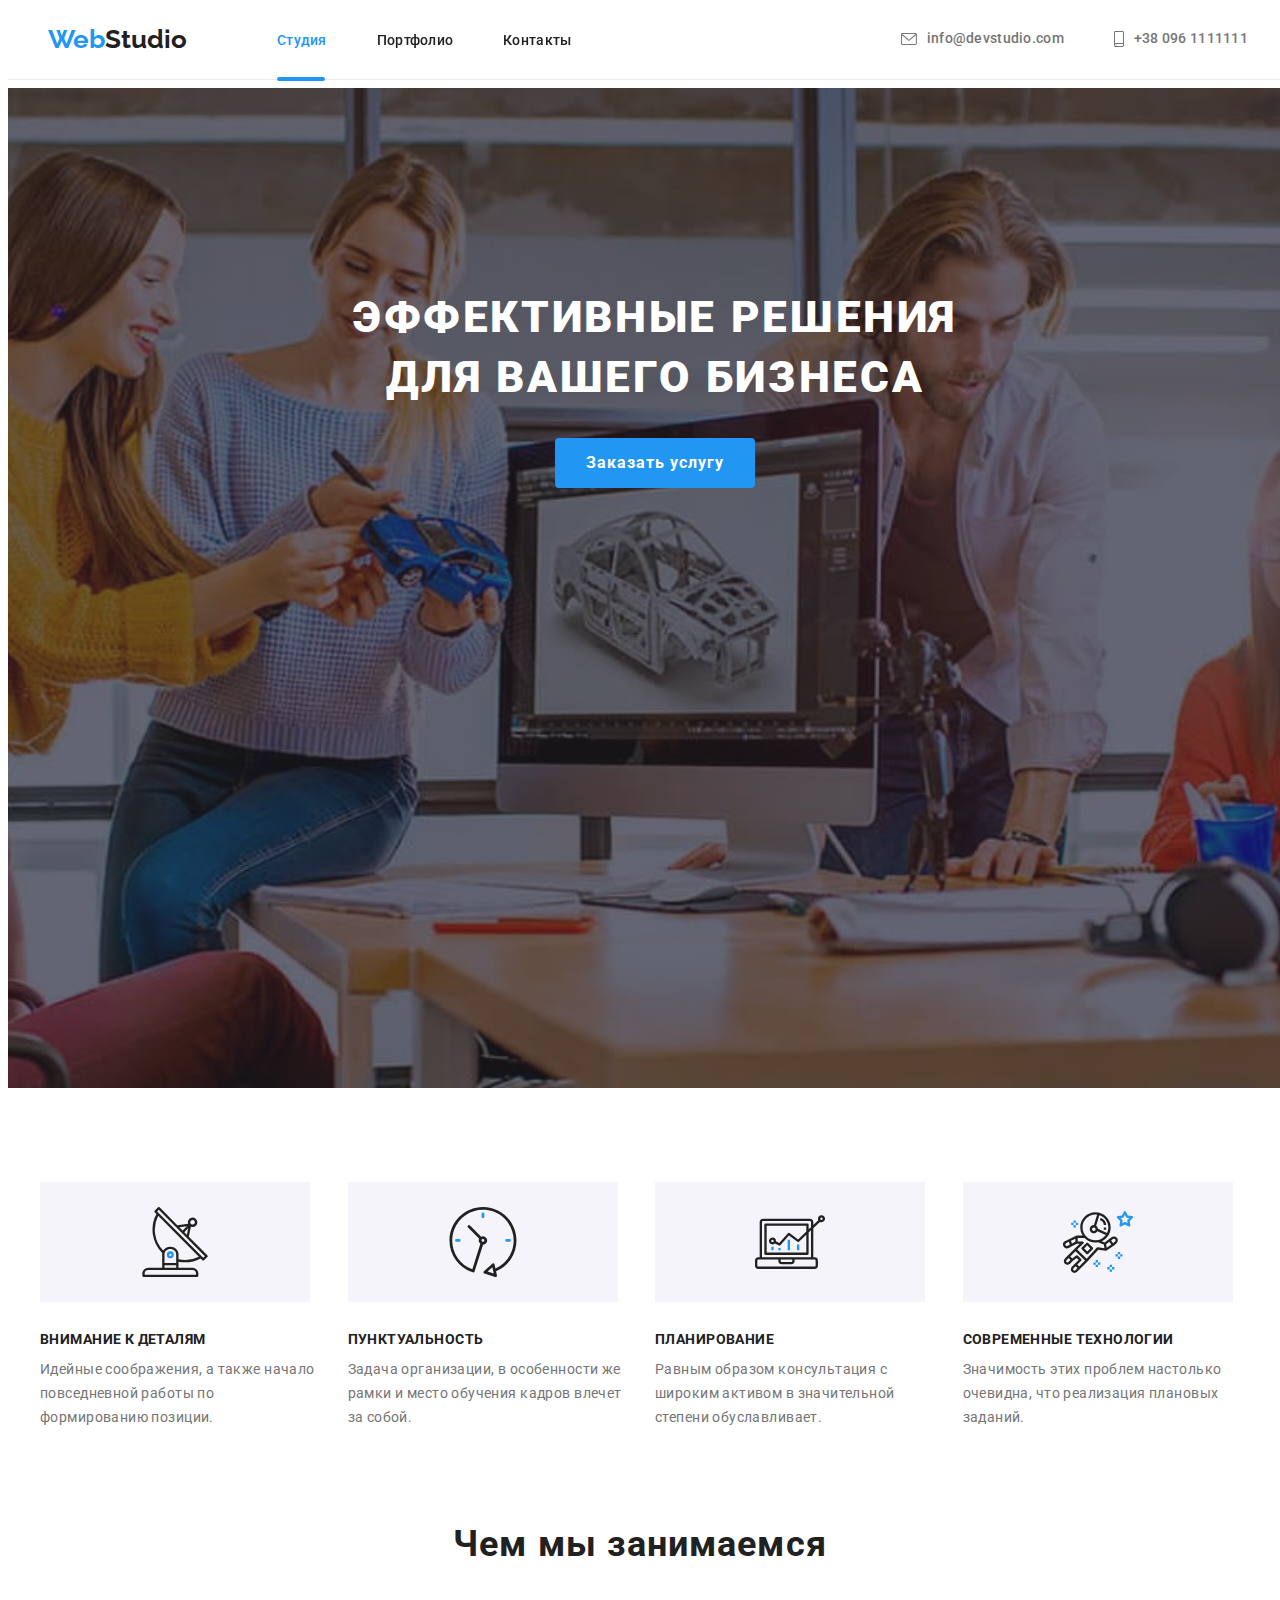
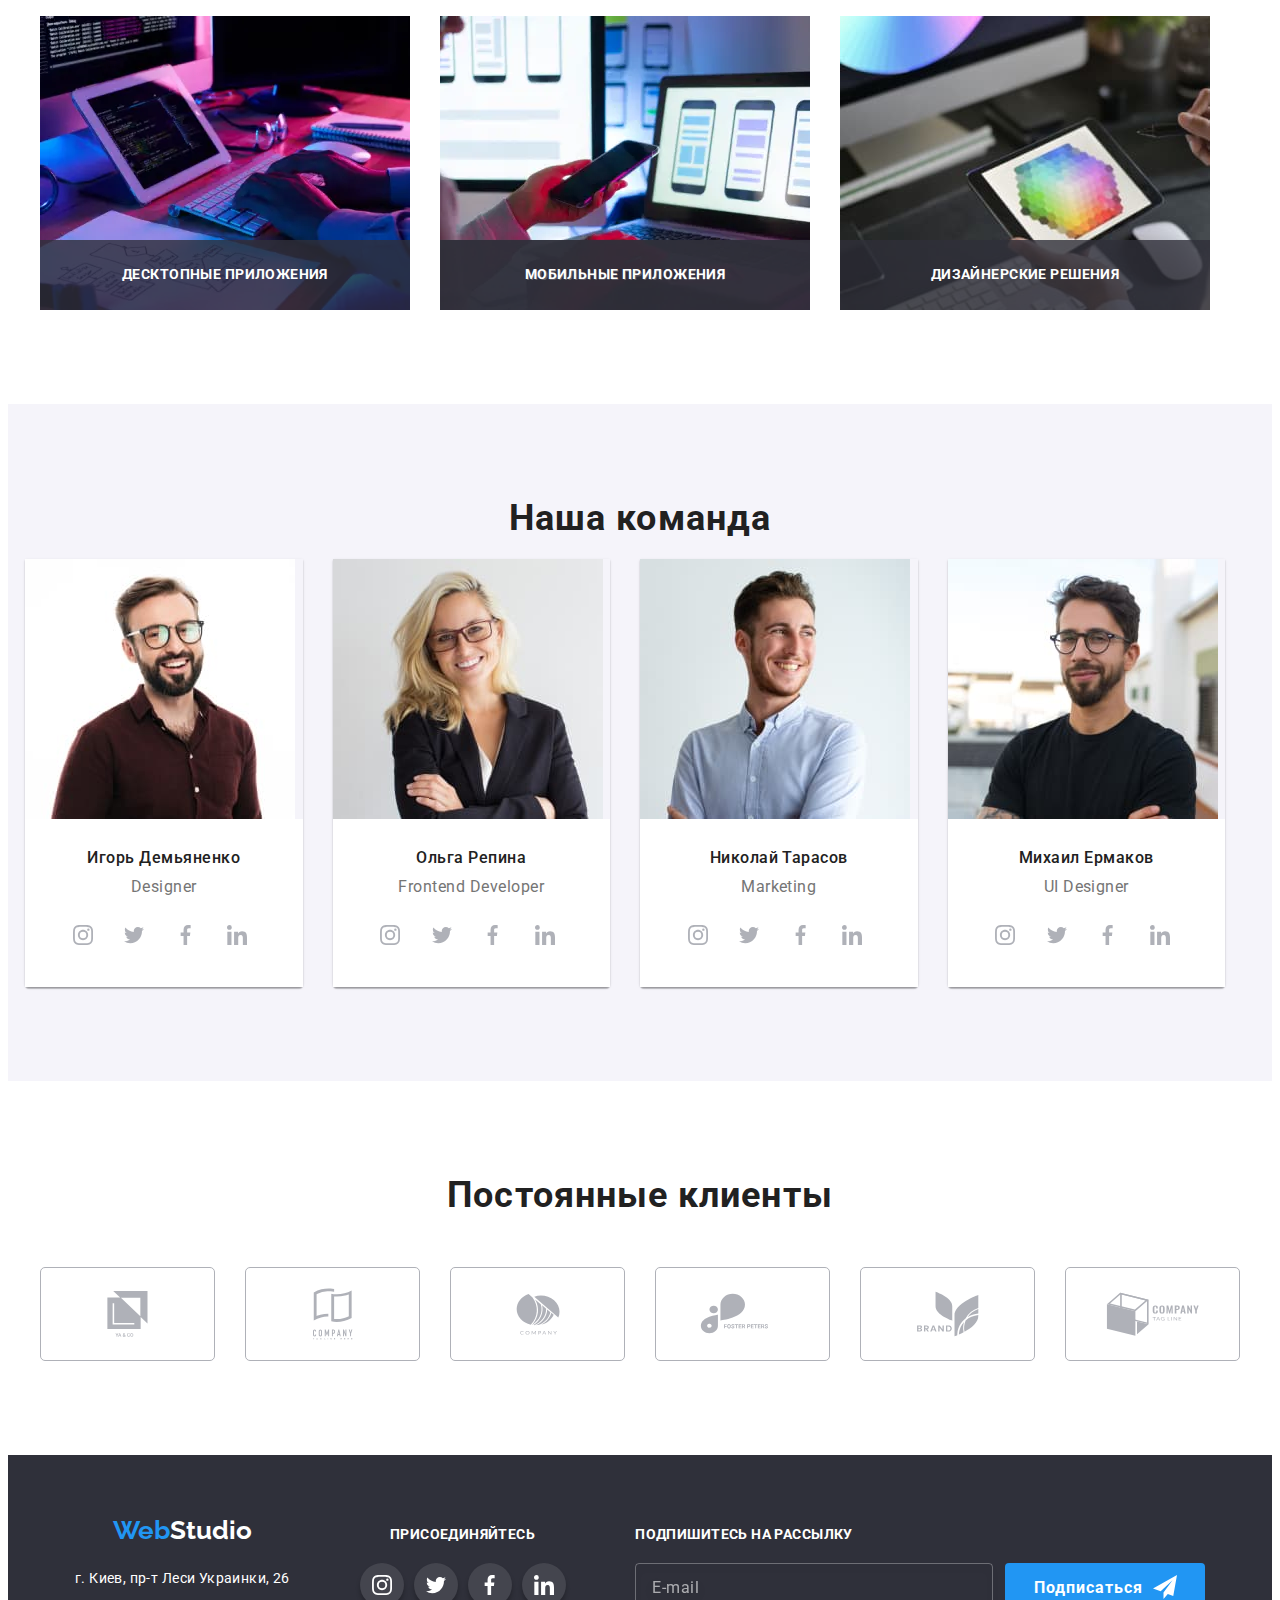
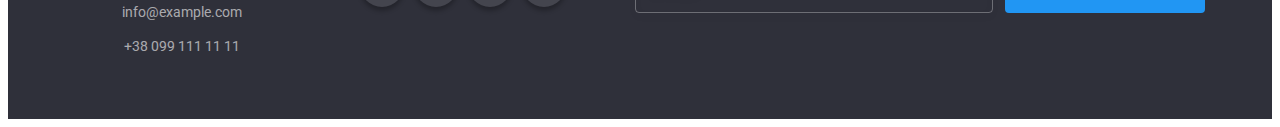
<file: index.html>
<!DOCTYPE html>
<html lang="ru">

<head>
  <meta charset="utf-8" />
  <meta name="webstudio" content="IE=edge" />
  <meta name="viewport" content="width=device-width, initial-scale=1.0">
  <title>Web Studio</title>
  <link rel="preconnect" href="https://fonts.gstatic.com">
  <link href="https://fonts.googleapis.com/css2?family=Raleway:wght@700&family=Roboto:wght@400;500;700;900&display=swap"
    rel="stylesheet">
  <link rel="stylesheet" href="https://cdnjs.cloudflare.com/ajax/libs/modern-normalize/1.0.0/modern-normalize.min.css"
    integrity="sha512-ISS7cAi1PEhQ8jnbJpJZMd29NlhNj4AWYyLOSp2CE/CsHxTCu+r+t0D2yoJudVrd0/8fTVPUVDzY5Tvli75u/g=="
    crossorigin="anonymous" />
  <link rel="stylesheet" href="https://cdnjs.cloudflare.com/ajax/libs/animate.css/4.1.1/animate.min.css" />
  <link rel="stylesheet" href="css/main.min.css">
</head>

<body>
  <header class="border">
    <div class="header-container">
      <nav class="nav">
        <a class="logo animate__flipInX" href="./index.html">Web<span class="logo--accent">Studio</span></a>
        <ul class="nav__list">
          <li class="nav__item"><a href="./index.html" class="nav__link current">Студия</a></li>
          <li class="nav__item"><a href="./portfolio.html" class="nav__link">Портфолио</a></li>
          <li class="nav__item"><a href="#contact" class="nav__link">Контакты</a></li>
        </ul>
      </nav>
      <button type="button" class="header-menu__btn" data-menu-button>
        <svg class="header-menu__btn-icon" width="40" height="40">
          <use href="./image/symbol-omg3.svg#burger"></use>
        </svg>
      </button>


      <ul class="contacts">
        <li class="contacts__item">
          <a class="contacts__link" href="mailto:info@devstudio.com" target="_blank" rel="noreferrer noopener">
            <svg class="contacts__icon" width="16" height="12">
              <use href="./image/symbol-omg2.svg#icon-envelope"></use>
            </svg>info@devstudio.com</a>
        </li>
        <li class="contacts__item">
          <a class="contacts__link" href="tel:+380961111111" target="_blank" rel="noreferrer noopener">
            <svg class="contacts__icon" width="10" height="16">
              <use href="./image/symbol-omg2.svg#icon-smartphone"></use>
            </svg>+38 096 1111111</a>
        </li>
      </ul>
    </div>

    <!-- mobile menu -->

    <div class="mobile-menu" data-menu>
      <div class="mobile-menu__container">
        <button type="button" class="mobile-menu__close-btn" data-menu-close>
          <svg class="mobile-menu__close-btn__icon" width="40" height="40">
            <use href="./image/symbol-omg3.svg#close-black"></use>
          </svg></button>

        <ul class="mobile-menu__nav">
          <li class="mobile-menu__item"><a href="./index.html" class="mobile-menu__link link accent">Студия</a></li>
          <li class="mobile-menu__item"><a href="./portfolio.html" class="mobile-menu__link link">Портфолио</a></li>
          <li class="mobile-menu__item"><a href="#" class="mobile-menu__link link">Контакты</a></li>
        </ul>

        <ul class="mobile-menu__contacts">
          <li class="mobile-menu__contacts-item"><a href="tel:+380961111111"
              class="mobile-menu__contacts-link-tel link">+38
              096 111 11 11</a>
          </li>
          <li class="mobile-menu__contacts-item"><a href="mailto:info@devstudio.com"
              class="mobile-menu__contacts-link-mail link">info@devstudio.com</a>
          </li>
        </ul>

        <ul class="mobile-menu__social-links-list">
          <li class="mobile-menu__social-links-item"><a href="" class="mobile-menu__social-links link">Instagram</a>
          </li>
          <li class="mobile-menu__social-links-item"><a href="" class="mobile-menu__social-links link">Twitter</a></li>
          <li class="mobile-menu__social-links-item"><a href="" class="mobile-menu__social-links link">Facebook</a></li>
          <li class="mobile-menu__social-links-item"><a href="" class="mobile-menu__social-links link">LinkedIn</a></li>
        </ul>
      </div>
    </div>
  </header>

  <main>
    <!-- !HEro-->
    <section class="hero">
      <h1 class="hero__heading">Эффективные решения<br>для вашего бизнеса</h1>
      <button type="button" class="hero__button" data-modal-open>Заказать услугу</button>
    </section>

    <!--!FEATURES-->
    <section class="features section">
      <div class="container">
        <h2 class="visually-hidden">Наши особенности</h2>
        <ul class="features__list">
          <li class="features__item">
            <div class="features__box">
              <svg class="features__icon">
                <use href="./image/symbol-omg3.svg#antenna"></use>
              </svg>
            </div>
            <h3 class="features__headings">Внимание к деталям</h3>
            <p class="features__paragraphs">
              Идейные соображения, а также начало повседневной работы по формированию позиции.
            </p>
          </li>
          <li class="features__item">
            <div class="features__box">
              <svg class="features__icon">
                <use href="./image/symbol-omg3.svg#clock"></use>
              </svg>
            </div>
            <h3 class="features__headings">Пунктуальность</h3>
            <p class="features__paragraphs">
              Задача организации, в особенности же рамки и место обучения кадров влечет за собой.
            </p>
          </li>
          <li class="features__item">
            <div class="features__box">
              <svg class="features__icon">
                <use href="./image/symbol-omg3.svg#diagram"></use>
              </svg>
            </div>
            <h3 class="features__headings">Планирование</h3>
            <p class="features__paragraphs">
              Равным образом консультация c широким активом в значительной степени обуславливает.
            </p>
          </li>
          <li class="features__item">
            <div class="features__box">
              <svg class="features__icon">
                <use href="./image/symbol-omg3.svg#astronaut"></use>
              </svg>
            </div>
            <h3 class="features__headings">Современные технологии</h3>
            <p class="features__paragraphs">
              Значимость этих проблем настолько очевидна, что реализация плановых заданий.
            </p>
          </li>
        </ul>
      </div>
    </section>

    <!-- !OUR-TASKS -->
    <section class="tasks">
      <div class="tasks__container">
        <h2 class="tasks__heading">Чем мы занимаемся</h2>
        <ul class="tasks__list">
          <li class="tasks__item">
            <div class="tasks__thumb">
              <picture>
                <source srcset="./image/about/appdesk.webp 1x, ./image/about/appdesk@2x.webp 2x"
                  media="(min-width:1200px)" type="image/webp">
                <source srcset="./image/about/appdesk.jpg 1x, ./image/about/appdesk@2x.jpg 2x"
                  media="(min-wdith:1200px)">
                <img src=" #" alt="разработка">
              </picture>
              <div class="tasks__text">
                Десктопные приложения
              </div>
            </div>
          </li>
          <li class="tasks__item">
            <div class="tasks__thumb">
              <picture>
                <source srcset="./image/about/appmob.webp 1x, ./image/about/appmob@2x.webp 2x"
                  media="(min-width:1200px)" type="image/webp">
                <source srcset="./image/about/appmob.jpg 1x, ./image/about/appmob@2x.jpg 2x" media="(min-width:1200px)">
                <img src="#" alt="оптимизация">
              </picture>
              <div class="tasks__text">
                Мобильные приложения
              </div>
            </div>
          </li>
          <li class="tasks__item">
            <div class="tasks__thumb">
              <picture>
                <source srcset="./image/about/design.jpg 1x, ./image/about/design@2x.jpg 2x" media="(min-width:1200px)">
                <img src=" #" alt="разработка">
              </picture>
              <div class="tasks__text">
                Дизайнерские решения
              </div>
            </div>
          </li>
        </ul>
      </div>
    </section>

    <!--!OUR-TEAM-->
    <section class="staff">
      <div class="staff__container">
        <h2 class="staff__heading">Наша команда</h2>
        <ul class="staff__list">
          <li class="staff__item">
            <picture>
              <source srcset="./image/staff/igor/igor-pc.jpg 1x, ./image/staff/igor/igor-pc@2x.jpg 2x"
                media="(min-width:1200px)">
              <source srcset="./image/staff/igor/igor-tab.jpg 1x, ./image/staff/igor/igor-tab@2x.jpg 2x"
                media="(min-width:768px)">
              <source srcset="./image/staff/igor/igor-mob.jpg 1x, ./image/staff/igor/igor-mob@2x.jpg 2x"
                media="(max-width: 767px)">
              <img class="staff__image" src="./image/igor.jpg" alt="игорь">
            </picture>
            <div class="staff__card">
              <h3 class="staff__names">Игорь Демьяненко </h3>
              <p class="staff__positions">Designer </p>
              <div class="social-network">
                <ul class="social-network__list">
                  <li class="social-network__item">
                    <a class="social-network__link" href="https://www.instagram.com/?hl=ru" target="_blank"
                      rel="noreferrer noopener" aria-label="Instagram">
                      <svg class="social-network__icon">
                        <use href="./image/symbol-omg.svg#icon-instagram"></use>
                      </svg>
                    </a>
                  </li>
                  <li class="social-network__item">
                    <a class="social-network__link" href="https://twitter.com/?lang=ru" target="_blank"
                      rel="noreferrer noopener" aria-label="twitter">
                      <svg class="social-network__icon">
                        <use href="./image/symbol-omg.svg#icon-twitter"></use>
                      </svg>
                    </a>
                  </li>
                  <li class="social-network__item">
                    <a class="social-network__link" href="https://www.facebook.com/" target="_blank"
                      rel="noreferrer noopener" aria-label="Facebook">
                      <svg class="social-network__icon">
                        <use href="./image/symbol-omg.svg#icon-facebook"></use>
                      </svg>
                    </a>
                  </li>
                  <li class="social-network__item">
                    <a class="social-network__link" href="https://ru.linkedin.com/" target="_blank"
                      rel="noreferrer noopener" aria-label="linkedin">
                      <svg class="social-network__icon">
                        <use href="./image/symbol-omg.svg#icon-linkedin"></use>
                      </svg>
                    </a>
                  </li>
                </ul>
              </div>
            </div>
          </li>

          <li class="staff__item">
            <picture>
              <source srcset="./image/staff/olga/olga-pc.jpg 1x, ./image/staff/olga/olga-pc@2x.jpg 2x"
                media="(min-width:1200px)">
              <source srcset="./image/staff/olga/olga-tab.jpg 1x, ./image/staff/olga/olga-tab@2x.jpg 2x"
                media="(min-width:768px)">
              <source srcset="./image/staff/olga/olga-mob.jpg 1x, ./image/staff/olga/olga-mob@2x.jpg 2x"
                media="(max-width: 767px)">
              <img class="staff__image" src="./image/olya.jpg" alt="оля">
            </picture>

            <div class="staff__card" id="contact">
              <h3 class="staff__names">Ольга Репина</h3>
              <p class="staff__positions">Frontend Developer</p>
              <div class="social-network">
                <ul class="social-network__list">
                  <li class="social-network__item">
                    <a class="social-network__link " href="https://www.instagram.com/?hl=ru" target="_blank"
                      rel="noreferrer noopener" aria-label="instagram">
                      <svg class="social-network__icon">
                        <use href="./image/symbol-omg.svg#icon-instagram"></use>
                      </svg>
                    </a>
                  </li>
                  <li class="social-network__item">
                    <a class="social-network__link" href="https://twitter.com/?lang=ru" target="_blank"
                      rel="noreferrer noopener" aria-label="twitter">
                      <svg class="social-network__icon">
                        <use href="./image/symbol-omg.svg#icon-twitter"></use>
                      </svg>
                    </a>
                  </li>
                  <li class="social-network__item">
                    <a class="social-network__link">
                      <svg class="social-network__icon">
                        <use href="./image/symbol-omg.svg#icon-facebook"></use>
                      </svg>
                    </a>
                  </li>
                  <li class="social-network__item">
                    <a class="social-network__link" href="https://ru.linkedin.com/" target="_blank"
                      rel="noreferrer noopener" aria-label="linkedin">
                      <svg class="social-network__icon">
                        <use href="./image/symbol-omg.svg#icon-linkedin"></use>
                      </svg>
                    </a>
                  </li>
                </ul>
              </div>
            </div>
          </li>

          <li class="staff__item">
            <picture>
              <source srcset="./image/staff/kola/kola-pc.jpg 1x, ./image/staff/kola/kola-pc@2x.jpg 2x"
                media="(min-width:1200px)">
              <source srcset="./image/staff/kola/kola-tab.jpg 1x, ./image/staff/kola/kola-tab@2x.jpg 2x"
                media="(min-width:768px)">
              <source srcset="./image/staff/kola/kola-mob.jpg 1x, ./image/staff/kola/kola-mob@2x.jpg 2x"
                media="(max-width: 767px)">
              <img class="staff__image" src="./image/kolya.jpg" alt="коля">
            </picture>

            <div class="staff__card">
              <h3 class="staff__names">Николай Тарасов</h3>
              <p class="staff__positions">Marketing</p>
              <div class="social-network">
                <ul class="social-network__list">
                  <li class="social-network__item">
                    <a class="social-network__link " href="https://www.instagram.com/?hl=ru" target="_blank"
                      rel="noreferrer noopener" aria-label="instagram">
                      <svg class="social-network__icon">
                        <use href="./image/symbol-omg.svg#icon-instagram"></use>
                      </svg>
                    </a>
                  </li>
                  <li class="social-network__item">
                    <a class="social-network__link" href="https://twitter.com/?lang=ru" target="_blank"
                      rel="noreferrer noopener" aria-label="twitter">
                      <svg class="social-network__icon">
                        <use href="./image/symbol-omg.svg#icon-twitter"></use>
                      </svg>
                    </a>
                  </li>
                  <li class="social-network__item">
                    <a class="social-network__link" href="">
                      <svg class="social-network__icon">
                        <use href="./image/symbol-omg.svg#icon-facebook"></use>
                      </svg>
                    </a>
                  </li>
                  <li class="social-network__item">
                    <a class="social-network__link" href="https://ru.linkedin.com/" target="_blank"
                      rel="noreferrer noopener" aria-label="twitter">
                      <svg class="social-network__icon">
                        <use href="./image/symbol-omg.svg#icon-linkedin"></use>
                      </svg>
                    </a>
                  </li>
                </ul>
              </div>
            </div>
          </li>

          <li class="staff__item">
            <picture>
              <source srcset="./image/staff/miwa/miwa-pc.jpg 1x, ./image/staff/miwa/miwa-pc@2x.jpg 2x"
                media="(min-width:1200px)">
              <source srcset="./image/staff/miwa/miwa-tab.jpg 1x, ./image/staff/miwa/miwa-tab@2x.jpg 2x"
                media="(min-width:768px)">
              <source srcset="./image/staff/miwa/miwa-mob.jpg 1x, ./image/staff/miwa/miwa-mob@2x.jpg 2x"
                media="(max-width: 767px)">
              <img class="staff__image" src="./image/miwa.jpg" alt="миша">
            </picture>

            <div class="staff__card">
              <h3 class="staff__names">Михаил Ермаков</h3>
              <p class="staff__positions">UI Designer</p>
              <div class="social-network">
                <ul class="social-network__list">
                  <li class="social-network__item">
                    <a class="social-network__link " href="https://www.instagram.com/?hl=ru" target="_blank"
                      rel="noreferrer noopener" aria-label="Instagram">
                      <svg class="social-network__icon">
                        <use href="./image/symbol-omg.svg#icon-instagram"></use>
                      </svg>
                    </a>
                  </li>
                  <li class="social-network__item">
                    <a class="social-network__link" href="">
                      <svg class="social-network__icon">
                        <use href="./image/symbol-omg.svg#icon-twitter"></use>
                      </svg>
                    </a>
                  </li>
                  <li class="social-network__item">
                    <a class="social-network__link" href="">
                      <svg class="social-network__icon">
                        <use href="./image/symbol-omg.svg#icon-facebook"></use>
                      </svg>
                    </a>
                  </li>
                  <li class="social-network__item">
                    <a class="social-network__link" href="">
                      <svg class="social-network__icon">
                        <use href="./image/symbol-omg.svg#icon-linkedin"></use>
                      </svg>
                    </a>
                  </li>
                </ul>
              </div>
            </div>
          </li>
        </ul>
      </div>
    </section>

    <section class="clients">
      <div class="container">
        <h2 class="clients__heading">Постоянные клиенты</h2>
        <ul class="clients__list">
          <li class="clients__item">
            <a class="clients__link" href="">
              <svg class="clients__icon" width="41" height="46">
                <use href="./image/symbol-omg2.svg#icon-c1"></use>
              </svg>
            </a>
          </li>

          <li class="clients__item">
            <a class="clients__link" href="">
              <svg class="clients__icon" width="40" height="52">
                <use href="./image/symbol-omg2.svg#icon-c2"></use>
              </svg>
            </a>
          </li>

          <li class="clients__item">
            <a class="clients__link" href="">
              <svg class="clients__icon" width="44" height="42">
                <use href="./image/symbol-omg2.svg#icon-c3"></use>
              </svg>
            </a>
          </li>

          <li class="clients__item">
            <a class="clients__link" href="">
              <svg class="clients__icon" width="85" height="41">
                <use href="./image/symbol-omg2.svg#icon-c4"></use>
              </svg>
            </a>
          </li>

          <li class="clients__item">
            <a class="clients__link" href="">
              <svg class="clients__icon" width="62" height="46">
                <use href="./image/symbol-omg2.svg#icon-c5"></use>
              </svg>
            </a>
          </li>


          <li class="clients__item">
            <a class="clients__link" href="">
              <svg class="clients__icon" width="94" height="44">
                <use href="./image/symbol-omg2.svg#icon-c6"></use>
              </svg>
            </a>
          </li>
        </ul>
      </div>
    </section>
  </main>


  <!--!BASELINE-->
  <footer class="footer">
    <div class="footer__container">
      <div class="">

        <address>
          <a href="./index.html" class="logo__bottom animate__flipInX">Web<span
              class="logo__bottom--accent">Studio</span></a>
          <p class="location__adress"><a class="location link" href="https://goo.gl/maps/gyJEV5aS9oNLiFQU9">г. Киев,
              пр-т
              Леси Украинки, 26</a></p>

          <ul class="footer-contacts">
            <li class="footer-contacts__item">
              <a class="footer-contacts__link" href="mailto:infoexample.com">info@example.com
              </a>
            </li>

            <li class="footer-contacts__item">
              <a class="footer-contacts__link" href="tel:+380991111111">+38 099 111 11 11
              </a>
            </li>
          </ul>
        </address>
      </div>

      <div class="footer-social-network">
        <b class="footer-social-network__slogan">ПРИСОЕДИНЯЙТЕСЬ</b>
        <ul class="footer-social-network__list">
          <li><a href="" class="footer-social-network__links">
              <svg class="footer-social-network__icons">
                <use href="./image/symbol-omg.svg#icon-instagram"></use>
              </svg></a>
          </li>
          <li><a href="" class="footer-social-network__links">
              <svg class="footer-social-network__icons">
                <use href="./image/symbol-omg.svg#icon-twitter"></use>
              </svg></a>
          </li>
          <li><a href="" class="footer-social-network__links">
              <svg class="footer-social-network__icons">
                <use href="./image/symbol-omg.svg#icon-facebook"></use>
              </svg></a>
          </li>
          <li><a href="" class="footer-social-network__links">
              <svg class="footer-social-network__icons">
                <use href="./image/symbol-omg.svg#icon-linkedin"></use>
              </svg></a>
          </li>
        </ul>
      </div>

      <!-- !FORM FOOTER -->

      <form class="form-footer" method="GET" autocomplete="on">
        <b class="form-footer__slogan">Подпишитесь на рассылку</b>
        <input type="email" class="form-footer__input--email" name="email" id="email-footer" placeholder="E-mail"
          required>
        <button type="submit" class="form-footer__btn--subscribe">Подписаться
          <svg class="form-footer__icon">
            <use href="./image/symbol-omg2.svg#icon-send-footersend"></use>
          </svg>
        </button>
      </form>
    </div>
  </footer>

  <!--!MODAL WINDOW-->

  <div class="backdrop is-hidden" data-modal>
    <div class="modal__window">
      <button type="button" class="modal__btn" data-modal-close>
        <svg class="icon__close" width="18" height="18">
          <use href="./image/symbol-omg3.svg#close-black"></use>
        </svg>
      </button>

      <!--!====FORM HERO====-->

      <form class="form-hero" method="GET" autocomplete="on">
        <b class="form-hero__slogan">Оставьте свои данные, мы вам перезвоним</b>


        <div class="form-hero__container">
          <label class="form-hero__label" for="name">Имя</label>
          <input type="text" class="form-hero__input" name="name" id="name" required minlength="2" placeholder="" />
          <svg class="form-hero__icons">
            <use href="./image/symbol-omg2.svg#icon-person-black"></use>
          </svg>
        </div>


        <div class="form-hero__container">
          <label class="form-hero__label" for="tel">Tелефон</label>
          <input type="tel" class="form-hero__input" id="tel" pattern="[0-9]{3}-[0-9]{3}-[0-9]{2}-[0-9]{2}"
            title="099-151-62-76" required>
          <svg class="form-hero__icons">
            <use href="./image/symbol-omg2.svg#icon-phone-black"></use>
          </svg>
        </div>



        <div class="form-hero__container">
          <label class="form-hero__label" for="email">Почта</label>
          <input type="email" class="form-hero__input" name="email" id="email" required />
          <svg class="form-hero__icons">
            <use href="./image/symbol-omg2.svg#icon-email-black"></use>
          </svg>
        </div>


        <label class="form-hero__label" for="textarea">Комментарий</label>
        <textarea class="textarea" name="user-comments" id="textarea" cols="30" rows="10"
          placeholder="Введите текст"></textarea>


        <input type="checkbox" class="checkbox visually-hidden"
          value="Соглашаюсь с рассылкой и принимаю Условия договора<" id="accept" required />
        <label class="checkbox__text" for="accept">Соглашаюсь с рассылкой и принимаю <a class="checkbox__link"
            href="">Условия договора</a> </label>
        <button type="submit" class="form-hero__btn-submit">Отправить</button>
      </form>
    </div>
  </div>

  <script src="./js/script.js"></script>
  <script src="./js/menu.js"></script>

</body>

</html>
</file>
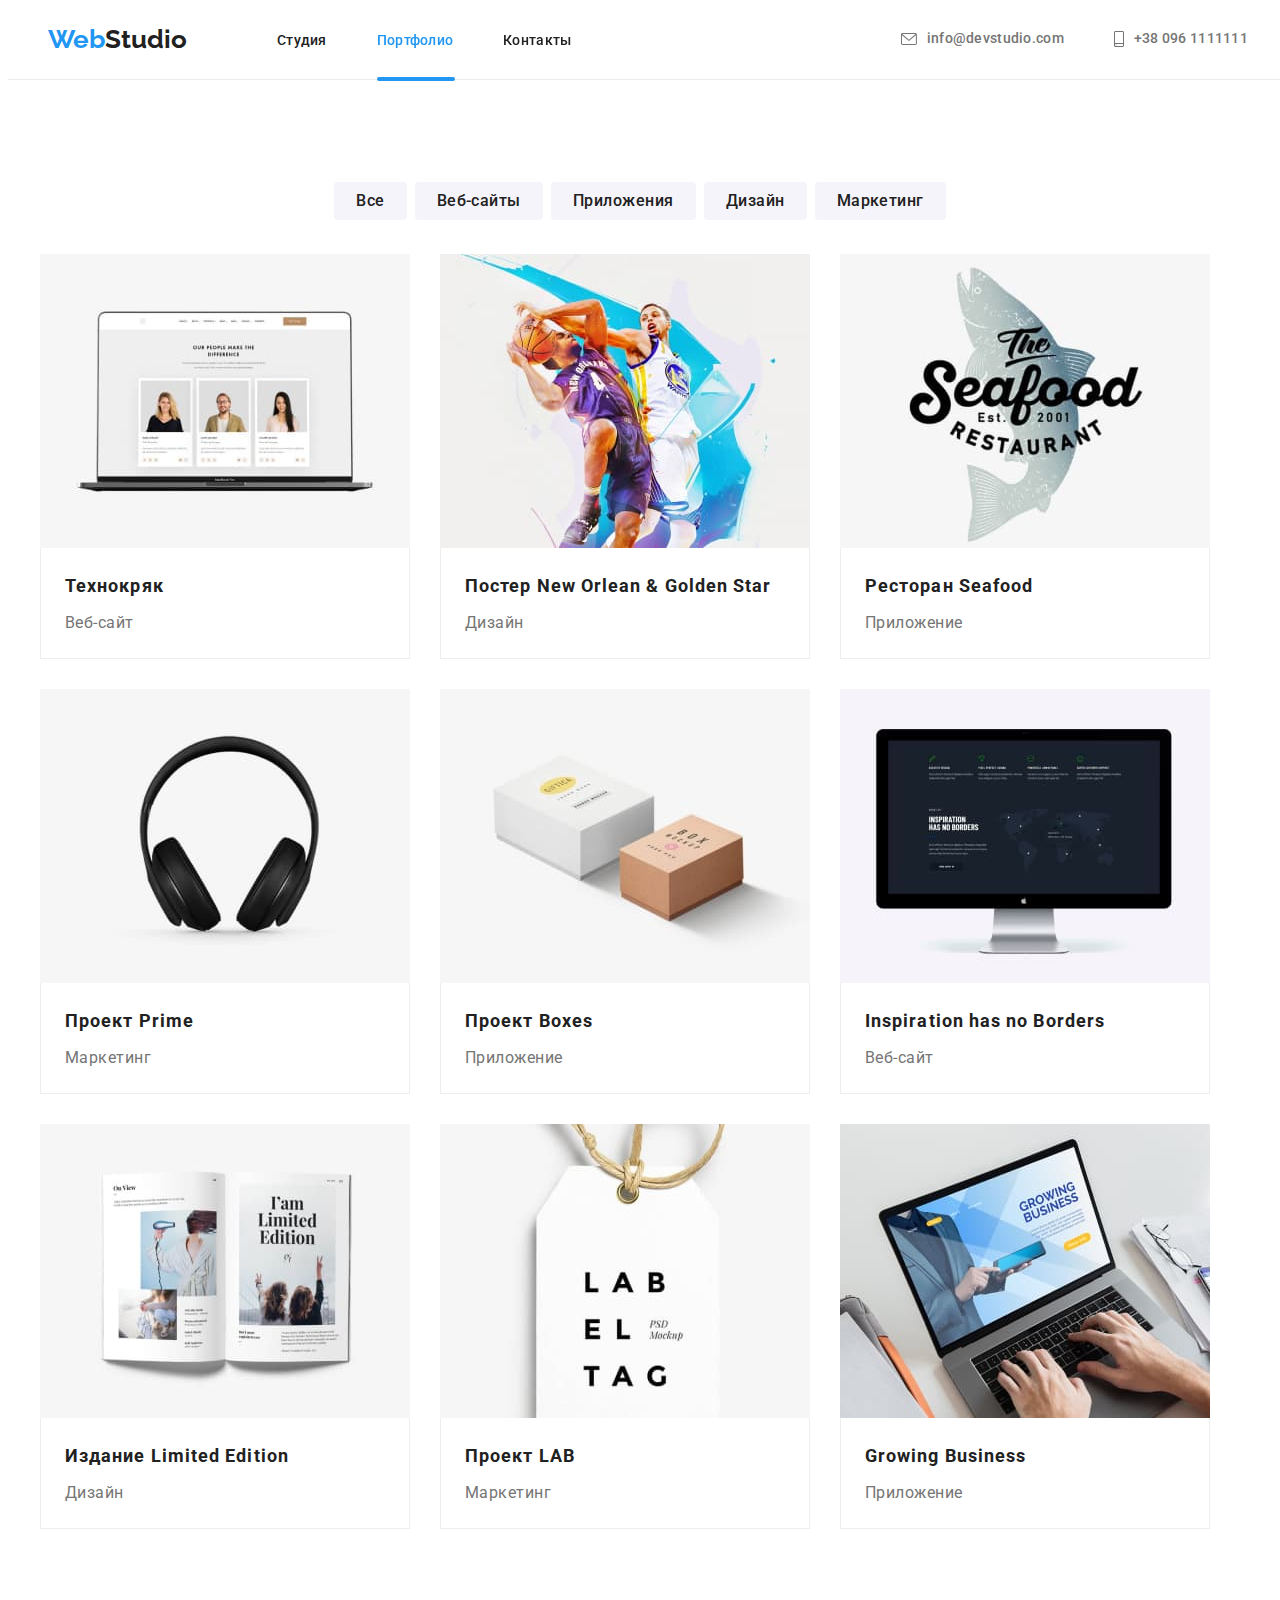
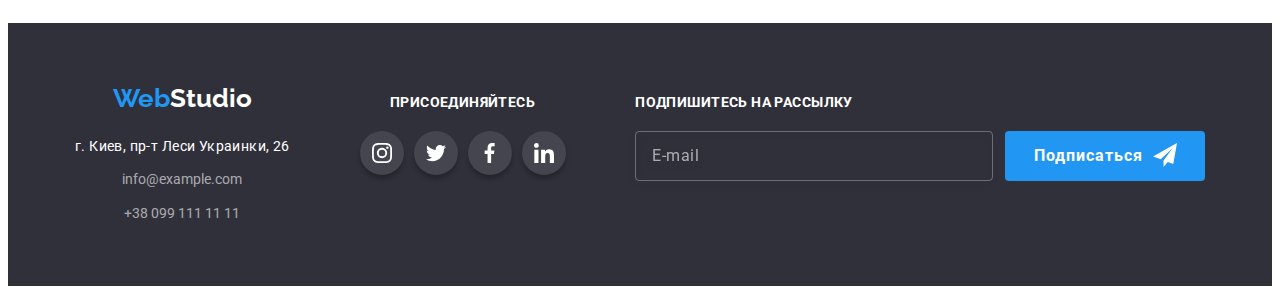
<file: portfolio.html>
<!DOCTYPE html>
<html lang="ru">

<head>
  <meta charset="utf-8">
  <meta name="porfolio" content="IE=edge">
  <meta name="viewport" content="width=device-width, initial-scale=1.0">
  <title>WebStudio-Portfolio</title>
  <link rel="preconnect" href="https://fonts.gstatic.com">
  <link href="https://fonts.googleapis.com/css2?family=Raleway:wght@700&family=Roboto:wght@400;500;700;900&display=swap"
    rel="stylesheet">
  <link rel="stylesheet" href="https://cdnjs.cloudflare.com/ajax/libs/modern-normalize/1.0.0/modern-normalize.min.css"
    integrity="sha512-ISS7cAi1PEhQ8jnbJpJZMd29NlhNj4AWYyLOSp2CE/CsHxTCu+r+t0D2yoJudVrd0/8fTVPUVDzY5Tvli75u/g=="
    crossorigin="anonymous" />
  <link rel="stylesheet" href="https://cdnjs.cloudflare.com/ajax/libs/animate.css/4.1.1/animate.min.css" />
  <link rel="stylesheet" href="./css/main.min.css">
</head>

<body>
  <header class="border">
    <div class="header-container">
      <nav class="nav">
        <a class="logo animate__flipInX" href="./index.html">Web<span class="logo--accent">Studio</span></a>
        <ul class="nav__list">
          <li class="nav__item"><a href="./index.html" class="nav__link ">Студия</a></li>
          <li class="nav__item"><a href="./portfolio.html" class="nav__link current-port">Портфолио</a></li>
          <li class="nav__item"><a href="" class="nav__link">Контакты</a></li>
        </ul>
      </nav>
      <button type="button" class="header-menu__btn" data-menu-button>
        <svg class="header-menu__btn-icon" width="40" height="40">
          <use href="./image/symbol-omg3.svg#burger"></use>
        </svg>
      </button>


      <ul class="contacts">
        <li class="contacts__item">
          <a class="contacts__link" href="mailto:info@devstudio.com" target="_blank" rel="noreferrer noopener">
            <svg class="contacts__icon" width="16" height="12">
              <use href="./image/symbol-omg2.svg#icon-envelope"></use>
            </svg>info@devstudio.com</a>
        </li>
        <li class="contacts__item">
          <a class="contacts__link" href="tel:+380961111111" target="_blank" rel="noreferrer noopener">
            <svg class="contacts__icon" width="10" height="16">
              <use href="./image/symbol-omg2.svg#icon-smartphone"></use>
            </svg>+38 096 1111111</a>
        </li>
      </ul>
    </div>

    <!-- mobile menu -->

    <div class="mobile-menu" data-menu>
      <div class="mobile-menu__container">
        <button type="button" class="mobile-menu__close-btn" data-menu-close>
          <svg class="mobile-menu__close-btn__icon" width="40" height="40">
            <use href="./image/symbol-omg3.svg#close-black"></use>
          </svg></button>

        <ul class="mobile-menu__nav">
          <li class="mobile-menu__item"><a href="./index.html" class="mobile-menu__link link accent">Студия</a></li>
          <li class="mobile-menu__item"><a href="./portfolio.html" class="mobile-menu__link link">Портфолио</a></li>
          <li class="mobile-menu__item"><a href="#" class="mobile-menu__link link">Контакты</a></li>
        </ul>

        <ul class="mobile-menu__contacts">
          <li class="mobile-menu__contacts-item"><a href="tel:+380961111111"
              class="mobile-menu__contacts-link-tel link">+38
              096 111 11 11</a>
          </li>
          <li class="mobile-menu__contacts-item"><a href="mailto:info@devstudio.com"
              class="mobile-menu__contacts-link-mail link">info@devstudio.com</a>
          </li>
        </ul>

        <ul class="mobile-menu__social-links-list">
          <li class="mobile-menu__social-links-item"><a href="" class="mobile-menu__social-links link">Instagram</a>
          </li>
          <li class="mobile-menu__social-links-item"><a href="" class="mobile-menu__social-links link">Twitter</a></li>
          <li class="mobile-menu__social-links-item"><a href="" class="mobile-menu__social-links link">Facebook</a></li>
          <li class="mobile-menu__social-links-item"><a href="" class="mobile-menu__social-links link">LinkedIn</a></li>
        </ul>
      </div>
    </div>
  </header>

  <main>
    <section class="portfolio">
      <div class="portfolio-container">
        <h1 class="visually-hidden">Наши проекты</h1>
        <ul class="portfolio-buttons__list">
          <li class="portfolio-buttons__item"><button type="button" class="buttons active">Все</button></li>
          <li class="portfolio-buttons__item"><button type="button" class="buttons active">Веб-сайты</button></li>
          <li class="portfolio-buttons__item"><button type="button" class="buttons active">Приложения</button></li>
          <li class="portfolio-buttons__item"><button type="button" class="buttons active">Дизайн</button></li>
          <li class="portfolio-buttons__item"><button type="button" class="buttons active">Маркетинг</button></li>
        </ul>



        <ul class="grid">
          <li class="product">
            <a class="product__link" href="">
              <div class="product__thumb">
                <picture>
                  <source srcset="./image/portfolio/1/1pc.jpg 1x, ./image/portfolio/1/1pc@2x.jpg 2x"
                    media="(min-width:1200px)">
                  <source srcset="./image/portfolio/1/1tab.jpg 1x, ./image/portfolio/1/1tab@2x.jpg 2x"
                    media="(min-width:768px)">
                  <source srcset="./image/portfolio/1/1mob.jpg 1x, ./image/portfolio/1/1mob@2x.jpg 2x"
                    media="(max-width:767px)">
                  <img src="#" alt="вебсайт">
                </picture>

                <div class="product__container">
                  <p>Технокряк это современная площадка распространения коронавируса.
                    Компании используют эту платформу
                    для цифрового
                    шпионажа и атак на защищённые сервера конкурентов.</p>
                </div>
              </div>
              <div class="subtitle__container">
                <h2 class="subtitle">Технокряк</h2>
                <p class="subtitle__discription">Веб-сайт</p>
              </div>
            </a>
          </li>

          <li class="product">
            <a class="product__link" href="">
              <div class="product__thumb">
                <picture>
                  <source srcset="./image/portfolio/2/2pc.jpg 1x, ./image/portfolio/2/2pc@2x.jpg 2x"
                    media="(min-width:1200px)">
                  <source srcset="./image/portfolio/2/2tab.jpg 1x, ./image/portfolio/2/2tab@2x.jpg 2x"
                    media="(min-width:768px)">
                  <source srcset="./image/portfolio/2/2mob.jpg 1x, ./image/portfolio/2/2mob@2x.jpg 2x"
                    media="(max-width:767px)">
                  <img src="#" alt="баскетболисты">
                </picture>
                <div class="product__container">
                  <p>Lorem ipsum dolor sit amet consectetur adipisicing elit. Nisi,
                    perspiciatis ullam? Alias, inventore. Rem quasi quaerat et eius expedita officiis.
                  </p>
                </div>
              </div>
              <div class="subtitle__container">
                <h2 class="subtitle">Постер New Orlean & Golden Star</h2>
                <p class="subtitle__discription">Дизайн</p>
              </div>
            </a>
          </li>

          <li class="product">
            <a class="product__link" href="">
              <div class="product__thumb">
                <picture>
                  <source srcset="./image/portfolio/3/3pc.jpg 1x, ./image/portfolio/3/3pc@2x.jpg 2x"
                    media="(min-width:1200px)">
                  <source srcset="./image/portfolio/3/3tab.jpg 1x, ./image/portfolio/3/3tab@2x.jpg 2x"
                    media="(min-width:768px)">
                  <source srcset="./image/portfolio/3/3mob.jpg 1x, ./image/portfolio/3/3mob@2x.jpg 2x"
                    media="(max-width:767px)">
                  <img src="#" alt="логотип-рыба">
                </picture>

                <div class="product__container">
                  <p>Lorem ipsum dolor sit amet consectetur adipisicing elit. Nisi,
                    perspiciatis ullam? Alias, inventore. Rem quasi quaerat et eius expedita officiis.
                  </p>
                </div>
              </div>
              <div class="subtitle__container">
                <h2 class="subtitle">Ресторан Seafood</h2>
                <p class="subtitle__discription">Приложение</p>
              </div>
            </a>
          </li>

          <li class="product">
            <a class="product__link" href="">
              <div class="product__thumb">
                <picture>
                  <source srcset="./image/portfolio/4/4pc.jpg 1x, ./image/portfolio/4/4pc@2x.jpg 2x"
                    media="(min-width:1200px)">
                  <source srcset="./image/portfolio/4/4tab.jpg 1x, ./image/portfolio/4/4tab@2x.jpg 2x"
                    media="(min-width:768px)">
                  <source srcset="./image/portfolio/4/4mob.jpg 1x, ./image/portfolio/4/4mob@2x.jpg 2x"
                    media="(max-width:767px)">
                  <img src="#" alt="наушники">
                </picture>

                <div class="product__container">
                  <p>Lorem ipsum dolor sit amet consectetur adipisicing elit. Nisi,
                    perspiciatis ullam? Alias, inventore. Rem quasi quaerat et eius expedita officiis.
                  </p>
                </div>
              </div>
              <div class="subtitle__container">
                <h2 class="subtitle">Проект Prime</h2>
                <p class="subtitle__discription">Маркетинг</p>
              </div>
            </a>
          </li>

          <li class="product">
            <a class="product__link">
              <div class="product__thumb">
                <picture>
                  <source srcset="./image/portfolio/5/5pc.jpg 1x, ./image/portfolio/5/5pc@2x.jpg 2x"
                    media="(min-width:1200px)">
                  <source srcset="./image/portfolio/5/5tab.jpg 1x, ./image/portfolio/5/5tab@2x.jpg 2x"
                    media="(min-width:768px)">
                  <source srcset="./image/portfolio/5/5mob.jpg 1x, ./image/portfolio/5/5mob@2x.jpg 2x"
                    media="(max-width:767px)">
                  <img src="#" alt="коробки">
                </picture>

                <div class="product__container">
                  <p>Lorem ipsum dolor sit amet consectetur adipisicing elit. Nisi,
                    perspiciatis ullam? Alias, inventore. Rem quasi quaerat et eius expedita officiis.
                  </p>
                </div>
              </div>
              <div class="subtitle__container">
                <h2 class="subtitle">Проект Boxes</h2>
                <p class="subtitle__discription">Приложение</p>
              </div>
            </a>
          </li>

          <li class="product">
            <a class="product__link" href="#">
              <div class="product__thumb">
                <picture>
                  <source srcset="./image/portfolio/6/6pc.jpg 1x, ./image/portfolio/6/6pc@2x.jpg 2x"
                    media="(min-width:1200px)">
                  <source srcset="./image/portfolio/6/6tab.jpg 1x, ./image/portfolio/6/6tab@2x.jpg 2x"
                    media="(min-width:768px)">
                  <source srcset="./image/portfolio/6/6mob.jpg 1x, ./image/portfolio/6/6mob@2x.jpg 2x"
                    media="(max-width:767px)">
                  <img src="#" alt="монитор">
                </picture>

                <div class="product__container">
                  <p>Lorem ipsum dolor sit amet consectetur adipisicing elit. Nisi,
                    perspiciatis ullam? Alias, inventore. Rem quasi quaerat et eius expedita officiis.
                  </p>
                </div>
              </div>
              <div class="subtitle__container">
                <h2 class="subtitle">Inspiration has no Borders</h2>
                <p class="subtitle__discription">Веб-сайт</p>
              </div>
            </a>
          </li>

          <li class="product">
            <a class="product__link" href="">
              <div class="product__thumb">
                <picture>
                  <source srcset="./image/portfolio/7/7pc.jpg 1x, ./image/portfolio/7/7pc@2x.jpg 2x"
                    media="(min-width:1200px)">
                  <source srcset="./image/portfolio/7/7tab.jpg 1x, ./image/portfolio/7/7tab@2x.jpg 2x"
                    media="(min-width:768px)">
                  <source srcset="./image/portfolio/7/7mob.jpg 1x, ./image/portfolio/7/7mob@2x.jpg 2x"
                    media="(max-width:767px)">
                  <img src="#" alt="книжки">
                </picture>

                <div class="product__container">
                  <p>Lorem ipsum dolor sit amet consectetur adipisicing elit. Nisi,
                    perspiciatis ullam? Alias, inventore. Rem quasi quaerat et eius expedita officiis.
                  </p>
                </div>
              </div>
              <div class="subtitle__container">
                <h2 class="subtitle">Издание Limited Edition</h2>
                <p class="subtitle__discription">Дизайн</p>
              </div>
            </a>
          </li>

          <li class="product">
            <a class="product__link" href="">
              <div class="product__thumb">
                <picture>
                  <source srcset="./image/portfolio/8/8pc.jpg 1x, ./image/portfolio/8/8pc@2x.jpg 2x"
                    media="(min-width:1200px)">
                  <source srcset="./image/portfolio/8/8tab.jpg 1x, ./image/portfolio/8/8tab@2x.jpg 2x"
                    media="(min-width:768px)">
                  <source srcset="./image/portfolio/8/8mob.jpg 1x, ./image/portfolio/8/8mob@2x.jpg 2x"
                    media="(max-width:767px)">
                  <img src="#" alt="ярлык">
                </picture>

                <div class="product__container">
                  <p>Lorem ipsum dolor sit amet consectetur adipisicing elit. Nisi,
                    perspiciatis ullam? Alias, inventore. Rem quasi quaerat et eius expedita officiis.
                  </p>
                </div>
              </div>
              <div class="subtitle__container">
                <h2 class="subtitle">Проект LAB</h2>
                <p class="subtitle__discription">Маркетинг</p>
              </div>
            </a>
          </li>

          <li class="product">
            <a class="product__link" href="">
              <div class="product__thumb">
                <picture>
                  <source srcset="./image/portfolio/9/9pc.jpg 1x, ./image/portfolio/9/9pc@2x.jpg 2x"
                    media="(min-width:1200px)">
                  <source srcset="./image/portfolio/9/9tab.jpg 1x, ./image/portfolio/9/9tab@2x.jpg 2x"
                    media="(min-width:768px)">
                  <source srcset="./image/portfolio/9/9mob.jpg 1x, ./image/portfolio/9/9mob@2x.jpg 2x"
                    media="(max-width:767px)">
                  <img src="#" alt="клавитура">
                </picture>

                <div class="product__container">
                  <p>Lorem ipsum dolor sit amet consectetur adipisicing elit. Nisi,
                    perspiciatis ullam? Alias, inventore. Rem quasi quaerat et eius expedita officiis.
                  </p>
                </div>
              </div>
              <div class="subtitle__container">
                <h2 class="subtitle">Growing Business</h2>
                <p class="subtitle__discription">Приложение</p>
              </div>
            </a>
          </li>
        </ul>
      </div>
    </section>

  </main>

  <!--!BASELINE-->
  <footer class="footer">
    <div class="footer__container">
      <div class="">

        <address>
          <a href="./index.html" class="logo__bottom animate__flipInX">Web<span
              class="logo__bottom--accent">Studio</span></a>
          <p class="location__adress"><a class="location link" href="https://goo.gl/maps/gyJEV5aS9oNLiFQU9">г. Киев,
              пр-т
              Леси Украинки, 26</a></p>

          <ul class="footer-contacts">
            <li class="footer-contacts__item">
              <a class="footer-contacts__link" href="mailto:infoexample.com">info@example.com
              </a>
            </li>

            <li class="footer-contacts__item">
              <a class="footer-contacts__link" href="tel:+380991111111">+38 099 111 11 11
              </a>
            </li>
          </ul>
        </address>
      </div>

      <div class="footer-social-network">
        <b class="footer-social-network__slogan">ПРИСОЕДИНЯЙТЕСЬ</b>
        <ul class="footer-social-network__list">
          <li><a href="" class="footer-social-network__links">
              <svg class="footer-social-network__icons">
                <use href="./image/symbol-omg.svg#icon-instagram"></use>
              </svg></a>
          </li>
          <li><a href="" class="footer-social-network__links">
              <svg class="footer-social-network__icons">
                <use href="./image/symbol-omg.svg#icon-twitter"></use>
              </svg></a>
          </li>
          <li><a href="" class="footer-social-network__links">
              <svg class="footer-social-network__icons">
                <use href="./image/symbol-omg.svg#icon-facebook"></use>
              </svg></a>
          </li>
          <li><a href="" class="footer-social-network__links">
              <svg class="footer-social-network__icons">
                <use href="./image/symbol-omg.svg#icon-linkedin"></use>
              </svg></a>
          </li>
        </ul>
      </div>

      <!-- !FORM FOOTER -->

      <form class="form-footer" method="GET" autocomplete="on">
        <b class="form-footer__slogan">Подпишитесь на рассылку</b>
        <input type="email" class="form-footer__input--email" name="email" id="email-footer" placeholder="E-mail"
          required>
        <button type="submit" class="form-footer__btn--subscribe">Подписаться
          <svg class="form-footer__icon">
            <use href="./image/symbol-omg2.svg#icon-send-footersend"></use>
          </svg>
        </button>
      </form>
    </div>
  </footer>


  <script src="./js/menu.js"></script>

</body>


</html>
</file>
<file: css/main.min.css>
body{background-color:var(--bg-color);color:var(--main-text);font-family:Roboto, sans-serif;padding-top:80px}@media screen and (min-width: 768px) and (max-width: 1199px){body{padding-top:100px}}ul{list-style:none;margin:0px;padding:0px}img{max-width:100%;display:block}h1,h2,h3,h4,p{margin:0px;padding:0px}.link{text-decoration:none}.container{width:100%;padding-left:15px;padding-right:15px}@media screen and (min-width: 480px){.container{width:480px;margin:0 auto}}@media screen and (min-width: 768px){.container{width:768px}}@media screen and (min-width: 1200px){.container{width:1200px}}.section{padding-top:60px;padding-bottom:60px}@media screen and (min-width: 1200px){.section{padding-top:94px;padding-bottom:94px}}:root{--bg-color: #ffffff;--bg-color-secondary: #2f303a;--main-text: #212121;--secondary-text: #757575;--text-hover: #2196f3;--color-logos: #2196f3;--buttons-text: #212121;--buttons-text-active: #ffffff;--buttons-main-bcg: #f5f4fa;--buttons-active-bcg: #2196f3;--footer-contacts: rgba(255, 255, 255, 0.6);--margin-card-set: 30px;--icons-bg: ##f5f4fa;--icon-color: #afb1b8;--transition-duration: 250ms;--transition-timing-function: cubic-bezier(0.4, 0, 0.2, 1);--form-hover: #2196f3}.visually-hidden{position:absolute !important;clip:rect(1px 1px 1px 1px);clip:rect(1px, 1px, 1px, 1px);padding:0 !important;border:0 !important;height:1px !important;width:1px !important;overflow:hidden}.border{border-bottom:1px solid #ececec;position:fixed;width:100%;top:0;background-color:#ffffff;z-index:2}.header-container{width:100%;padding:16px 15px;display:flex;align-items:center;justify-content:space-between}@media screen and (min-width: 480px){.header-container{width:480px;margin-left:auto;margin-right:auto}}@media screen and (min-width: 768px){.header-container{width:768px;padding:24px 15px}}@media screen and (min-width: 1200px){.header-container{width:1200px}}.header-menu__btn{background:transparent;border:none;padding:0;color:black;transition:color 250ms cubic-bezier(0.4, 0, 0.2, 1)}@media screen and (min-width: 768px){.header-menu__btn{display:none}}.header-menu__btn:focus{color:#2196f3}.header-menu__btn-icon{fill:currentColor}.nav{display:flex;align-items:center}.nav__list{display:flex}@media screen and (max-width: 767px){.nav__list{display:none}}.nav__item:not(:last-child){margin-right:50px}.nav__link{position:relative;color:var(--main-text);font-family:inherit;font-weight:500;font-size:14px;line-height:1.14;letter-spacing:0.02em;text-decoration:none;transition:color var(--transition-duration) var(--transition-timing-function)}.nav__link:hover,.nav__link:focus{color:var(--text-hover)}.nav__item .current,.nav__item .current-port{color:var(--text-hover)}.nav__item .current::after{position:absolute;display:block;content:"";margin-top:28px;width:48px;height:4px;background:#2196f3;border-radius:2px}.nav__item .current-port::after{display:block;content:"";margin-top:28px;width:78px;height:4px;position:absolute;background:#2196f3;border-radius:2px}.contacts{display:flex}@media screen and (max-width: 767px){.contacts{display:none}}@media screen and (min-width: 768px){.contacts{flex-direction:column}}@media screen and (min-width: 1200px){.contacts{flex-direction:row}}@media screen and (min-width: 768px){.contacts__item{margin-bottom:10px}}@media screen and (min-width: 1200px){.contacts__item{margin-bottom:0px}}@media screen and (min-width: 768px){.contacts__item:not(:last-child){margin-right:0}}@media screen and (min-width: 1200px){.contacts__item:not(:last-child){margin-right:50px;flex-direction:row}}.contacts__link{display:flex;align-items:center;color:var(--secondary-text);font-family:inherit;font-weight:500;font-size:14px;line-height:1.14;letter-spacing:0.02em;text-decoration:none;transition:color var(--transition-duration) var(--transition-timing-function)}.contacts__link:focus,.contacts__link:hover{color:var(--text-hover)}.contacts__icon{fill:currentColor;margin-right:10px}.hero{text-align:center;background-repeat:no-repeat;background-position:center;background-color:var(--bg-color-secondary);font-size:26px;line-height:1.6;width:100%;padding:118px 60px;min-height:400px;margin-left:auto;margin-right:auto;background-size:cover;background-image:linear-gradient(to right, rgba(47,48,58,0.4), rgba(47,48,58,0.4)),url(../css/images/bg-hero.jpg)}@media screen and (min-width: 768px){.hero{padding:118px 204px}}@media screen and (min-width: 1200px){.hero{padding:200px 15px;max-width:1600px;height:600px}}.hero__heading{color:var(--bg-color);font-family:inherit;font-weight:900;font-size:26px;line-height:1.6;text-align:center;letter-spacing:0.06em;text-transform:uppercase}@media screen and (min-width: 1200px){.hero__heading{font-size:44px;line-height:1.36}}.hero__button{width:200px;height:50px;left:700px;top:430px;margin-top:30px;padding:0;color:var(--buttons-main-bcg);background-color:var(--buttons-active-bcg);cursor:pointer;border-radius:4px;border-style:none;font-size:16px;line-height:2.25;font-family:inherit;font-family:Roboto;font-weight:bold;letter-spacing:0.06em;color:#ffffff;transition:background-color var(--transition-duration) var(--transition-timing-function)}.hero__button:hover,.hero__button:focus{background:#188ce8;box-shadow:0px 4px 4px rgba(0,0,0,0.15)}@media (min-device-pixel-ratio: 2), (min-resolution: 192dpi) and (min-width: 1200px), (min-resolution: 2dppx) and (min-width: 1200px){.hero{background-image:linear-gradient(to right, rgba(47,48,58,0.4), rgba(47,48,58,0.4)),url("../image/pc/hero-comp@2x.jpg")}}@media (min-device-pixel-ratio: 1), (min-resolution: 96dpi) and (max-width: 1199px), (min-resolution: 1dppx) and (max-width: 1199px){.hero{background-image:linear-gradient(to right, rgba(47,48,58,0.4), rgba(47,48,58,0.4)),url("../image/tablet/hero-tablet.jpg")}}@media (min-device-pixel-ratio: 2), (min-resolution: 192dpi) and (max-width: 1199px), (min-resolution: 2dppx) and (max-width: 1199px){.hero{background-image:linear-gradient(to right, rgba(47,48,58,0.4), rgba(47,48,58,0.4)),url("../image/tablet/hero-tablet@2x.jpg")}}@media (min-device-pixel-ratio: 1), (min-resolution: 96dpi) and (max-width: 767px), (min-resolution: 1dppx) and (max-width: 767px){.hero{background-image:linear-gradient(to right, rgba(47,48,58,0.4), rgba(47,48,58,0.4)),url("../image/mobile/Hero.jpg")}}@media (min-device-pixel-ratio: 2), (min-resolution: 192dpi) and (max-width: 767px), (min-resolution: 2dppx) and (max-width: 767px){.hero{background-image:linear-gradient(to right, rgba(47,48,58,0.4), rgba(47,48,58,0.4)),url("../image/mobile/Hero2x.jpg")}}@media screen and (min-width: 768px){.features__list{display:flex;flex-wrap:wrap;margin-top:calc(-1 * 30px);margin-left:calc(-1 * 30px)}}@media screen and (min-width: 768px){.features__item{flex-basis:calc(100% / 2 - 30px);margin-left:30px;margin-top:30px}}@media screen and (min-width: 1200px){.features__item{flex-basis:calc(100% / 4 - 30px)}}@media screen and (min-width: 1200px){.features__item:last-child{margin-right:0px}}.features__box{display:flex;align-items:center;justify-content:center;margin-bottom:30px;width:100%;height:120px;background-color:var(--buttons-main-bcg)}@media screen and (min-width: 480px){.features__box{width:450px}}@media screen and (min-width: 768px){.features__box{width:354px}}@media screen and (min-width: 1200px){.features__box{width:270px}}.features__icon{width:70px;height:70px}.features__headings{color:var(--main-text);font-family:inherit;font-weight:700;font-size:14px;line-height:1.14;text-align:center;letter-spacing:0.03em;text-transform:uppercase}@media screen and (min-width: 768px){.features__headings{text-align:left}}.features__paragraphs{margin-top:10px;color:var(--secondary-text);font-family:inherit;font-weight:400;font-size:14px;line-height:1.71;letter-spacing:0.03em}.tasks{padding-bottom:94px}@media screen and (max-width: 1199px){.tasks{display:none}}.tasks__container{width:1200px;margin-left:auto;margin-right:auto;padding-left:15px;padding-right:15px}.tasks__heading{margin-bottom:50px;color:var(--main-text);font-family:inherit;font-weight:700;font-size:36px;line-height:1.16;text-align:center;letter-spacing:0.03em}.tasks__list{display:flex}.tasks__item{margin-right:30px}.tasks__item:last-child{margin-right:0px}.tasks__thumb{position:relative;display:flex;align-items:flex-end}.tasks__text{position:absolute;z-index:1;width:370px;height:70px;display:flex;justify-content:center;align-items:center;font-family:Roboto;font-weight:700;font-size:14px;line-height:1.14;text-align:center;letter-spacing:0.03em;text-transform:uppercase;color:#ffffff;background:rgba(47,48,58,0.8)}.staff{background-color:#f5f4fa;padding-top:60px;padding-bottom:60px}@media screen and (min-width: 1200px){.staff{padding-top:94px;padding-bottom:94px}}.staff__container{margin-left:auto;margin-right:auto;padding-left:15px;padding-right:15px}@media screen and (min-width: 480px){.staff__container{width:480px}}@media screen and (min-width: 768px){.staff__container{width:768px}}@media screen and (min-width: 1200px){.staff__container{width:1200px}}.staff__heading{margin-bottom:50px;color:var(--main-text);font-family:inherit;font-weight:700;font-size:36px;line-height:1.16;text-align:center;letter-spacing:0.03em}@media screen and (min-width: 768px){.staff__list{display:flex;flex-wrap:wrap;margin-top:calc(-1 * 30px);margin-left:calc(-1 * 30px)}}@media screen and (min-width: 1200px){.staff__list{padding:inherit;flex-wrap:nowrap;justify-content:center;margin-bottom:0px}}@media screen and (max-width: 767px){.staff .staff__item:not(:last-child):not(:last-child){margin-bottom:30px}}.staff__item{box-shadow:0px 1px 3px rgba(0,0,0,0.12),0px 1px 1px rgba(0,0,0,0.14),0px 2px 1px rgba(0,0,0,0.2);border-radius:0px 0px 4px 4px}@media screen and (min-width: 768px){.staff__item{flex-basis:calc(100% / 2 - 30px);margin-left:30px;margin-top:30px}}@media screen and (min-width: 1200px){.staff__item{margin-right:30px;margin-bottom:0px;margin-left:0px;margin-top:0px;width:270px}}.staff__item:last-child{margin-right:0px}.staff__card{padding:30px 32px;background:var(--buttons-text-active)}.staff__names{margin-bottom:10px;color:var(--main-text);font-family:inherit;font-weight:500;font-size:16px;line-height:1.18;text-align:center;letter-spacing:0.03em}.staff__positions{color:var(--secondary-text);font-family:inherit;font-weight:400;font-size:16px;line-height:1.18;text-align:center;letter-spacing:0.03em}@media screen and (max-width: 1199px){.clients{padding-top:60px;padding-bottom:60px}}@media screen and (min-width: 1200px){.clients{padding-top:94px;padding-bottom:94px}}.clients__heading{margin-bottom:30px;color:var(--main-text);font-family:inherit;font-weight:700;font-size:36px;line-height:1.16;text-align:center;letter-spacing:0.03em}@media screen and (min-width: 1200px){.clients__heading{margin-bottom:50px}}@media screen and (max-width: 767px){.clients__list{display:flex;flex-wrap:wrap;justify-content:center;margin-left:calc(-1 * 30px);margin-top:calc(-1 * 30px)}}@media screen and (min-width: 768px){.clients__list{display:flex;flex-wrap:wrap;justify-content:center;margin-left:calc(-1 * 30px);margin-top:calc(-1 * 30px)}}@media screen and (min-width: 1200px){.clients__list{justify-content:space-between;flex-wrap:nowrap}}@media screen and (max-width: 767px){.clients__item{flex-basis:calc(100% / 2 - 30px);margin-left:30px;margin-top:30px}}@media screen and (min-width: 768px){.clients__item{flex-basis:calc(100% / 3 - 30px);margin-left:30px;margin-top:30px}}.clients__link{display:flex;height:92px;justify-content:center;align-items:center;border:solid 1px #afb1b8;border-radius:5px;color:var(--icon-color);transition:color var(--transition-duration) var(--transition-timing-function),border var(--transition-duration) var(--transition-timing-function)}.clients__link:hover,.clients__link:focus{color:var(--text-hover);border:solid 1px #2196f3}.clients__icon{fill:currentColor}.footer{background-color:#2f303a;padding-bottom:60px;padding-top:60px}.footer__container{padding-left:15px;padding-right:15px;text-align:center;background:#2f303a}@media screen and (min-width: 768px){.footer__container{margin:0 auto;width:768px;display:flex;justify-content:space-around;flex-wrap:wrap}}@media screen and (min-width: 1200px){.footer__container{width:1200px;flex-wrap:nowrap;margin-left:auto;margin-right:auto;align-items:baseline}}.location{font-family:Roboto;font-weight:400;font-style:normal;font-size:14px;line-height:24px;letter-spacing:0.03em;color:#ffffff}.location__adress{margin-top:20px;color:var(--buttons-text-active);font-family:inherit;font-style:normal;font-weight:400;font-size:14px;line-height:1.71;text-decoration:none;transition:color var(--transition-duration) var(--transition-timing-function)}@media screen and (max-width: 767px){.footer-contacts{margin-bottom:60px}}.footer-contacts__item{margin-top:10px}.footer-contacts__link{color:rgba(255,255,255,0.6);font-family:inherit;font-style:normal;font-weight:400;font-size:14px;line-height:1.71;text-decoration:none;transition:color var(--transition-duration) var(--transition-timing-function)}.footer-social-network{width:206px;min-height:80px}@media screen and (max-width: 767px){.footer-social-network{margin:0 auto}}.footer-social-network__slogan{font-family:Roboto;font-weight:700;font-size:14px;line-height:1.14;letter-spacing:0.03em;text-transform:uppercase;color:var(--buttons-text-active)}.footer-social-network__list{display:flex;justify-content:space-between;margin-top:20px}.footer-social-network__links{width:44px;height:44px;border-radius:50%;display:flex;justify-content:center;align-items:center;text-decoration:none;color:#ffffff;background:rgba(255,255,255,0.1);box-shadow:0px 4px 4px rgba(0,0,0,0.25);transition:background-color var(--transition-duration) var(--transition-timing-function)}.footer-social-network__links:hover,.footer-social-network__links:focus{background-color:var(--text-hover);color:#ffffff}.footer-social-network__icons{width:20px;height:20px;fill:currentColor}.portfolio{padding-top:60px;padding-bottom:60px;background-color:#ffffff}@media screen and (min-width: 1200px){.portfolio{padding-top:94px;padding-bottom:94px}}.portfolio-container{max-width:480px;background-color:var(--bg-color);margin-left:auto;margin-right:auto;padding-left:15px;padding-right:15px}@media screen and (min-width: 768px){.portfolio-container{max-width:768px}}@media screen and (min-width: 1200px){.portfolio-container{max-width:1200px}}.portfolio-buttons__list{display:flex;flex-wrap:wrap;justify-content:right;margin-bottom:34px}@media screen and (min-width: 768px){.portfolio-buttons__list{justify-content:center;flex-wrap:nowrap}}@media screen and (min-width: 1200px){.portfolio-buttons__list{justify-content:center}}.portfolio-buttons__item{margin-right:8px}@media screen and (max-width: 767px){.portfolio-buttons__item:nth-child(1){margin-bottom:15px}.portfolio-buttons__item:nth-child(2){margin-bottom:15px}.portfolio-buttons__item:nth-child(3){margin-bottom:15px}}.portfolio-buttons__item:last-child{margin-right:0px}.buttons{padding:6px 22px;color:var(--buttons-text);background:var(--buttons-main-bcg);cursor:pointer;font-family:inherit;font-weight:500;font-size:16px;line-height:1.62;text-align:center;letter-spacing:0.03em;border-radius:4px;border-style:none;transition:background-color var(--transition-duration) var(--transition-timing-function),color var(--transition-duration) var(--transition-timing-function)}.buttons.active:hover,.buttons.active:focus{color:var(--buttons-text-active);background:var(--buttons-active-bcg);cursor:pointer;box-shadow:0px 3px 1px rgba(0,0,0,0.1),0px 1px 2px rgba(0,0,0,0.08),0px 2px 2px rgba(0,0,0,0.12);transition:box-shadow var(--transition-duration) var(--transition-timing-function)}@media screen and (min-width: 767px){.grid{display:flex;flex-wrap:wrap;margin-left:calc(-1 * 30px);margin-top:calc(-1 * 30px)}}@media screen and (min-width: 1200px){.grid{width:1200px}}@media screen and (min-width: 767px){.product{margin-left:30px;margin-top:30px;flex-basis:calc(100% / 2 - 30px)}}@media screen and (min-width: 1200px){.product{flex-basis:calc((100% - 3 * var(--margin-card-set)) / 3);margin-left:var(--margin-card-set);margin-top:var(--margin-card-set);text-align:left}}.product__link{height:100%;display:flex;flex-direction:column;text-decoration:none;background:#ffffff;box-sizing:border-box;transition:box-shadow var(--transition-duration) var(--transition-timing-function)}.product__link:hover,.product__link:focus{background:#ffffff;box-sizing:border-box;box-shadow:0px 1px 1px rgba(0,0,0,0.12),0px 4px 4px rgba(0,0,0,0.06),1px 4px 6px rgba(0,0,0,0.16);cursor:pointer}.product__link:hover .product__container,.product__link:focus .product__container{transform:translateY(0%)}.product__thumb{position:relative;overflow:hidden}.product__container{position:absolute;bottom:0;width:100%;height:100%;padding:64px 24px;transform:translateY(100%);transition:transform var(--transition-duration) var(--transition-timing-function);overflow:auto;background-color:rgba(33,150,243,0.9);font-family:Roboto;font-weight:400;font-size:18px;line-height:1.55;letter-spacing:0.03em;color:#ffffff}@media screen and (max-width: 767px){.product:not(:last-child){margin-bottom:30px}}.subtitle{color:var(--main-text);font-family:inherit;font-weight:700;font-size:18px;line-height:2;letter-spacing:0.06em}.subtitle__container{padding:20px 24px;border-bottom:1px solid #eeeeee;border-right:1px solid #eeeeee;border-left:1px solid #eeeeee}@media screen and (min-width: 768px){.subtitle__container{flex-grow:1}}.subtitle__discription{margin-top:4px;color:var(--secondary-text);font-family:inherit;font-weight:400;font-size:16px;line-height:1.87;letter-spacing:0.03em}@media screen and (max-width: 767px){.mobile-menu{position:fixed;left:0;top:0;width:100%;height:100%;overflow:auto;background:#ffffff;transform:translateY(-100%);opacity:0;visibility:hidden;pointer-events:none;transition:opacity 250ms cubic-bezier(0.4, 0, 0.2, 1),transform 250ms cubic-bezier(0.4, 0, 0.2, 1),visibility 250ms cubic-bezier(0.4, 0, 0.2, 1)}.mobile-menu__container{position:relative;padding:48px 25px}}@media screen and (max-width: 767px) and (min-width: 480px){.mobile-menu__container{padding:48px 25px;max-width:480px;margin:0 auto}}@media screen and (max-width: 767px) and (min-width: 768px){.mobile-menu__container{width:768px;margin:0 auto}}@media screen and (max-width: 767px) and (min-width: 1200px){.mobile-menu__container{width:1200px}}@media screen and (max-width: 767px){.mobile-menu__close-btn{position:absolute;right:15px;top:10px;background:transparent;padding:0;border:none;color:black;transition:color 250ms cubic-bezier(0.4, 0, 0.2, 1)}.mobile-menu__close-btn:focus{color:#2196f3}.mobile-menu__close-btn__icon{fill:currentColor}.mobile-menu__link{font-family:Roboto;font-style:normal;font-weight:500;font-size:40px;line-height:47px;letter-spacing:0.02em;color:#212121;transition:color 250ms cubic-bezier(0.4, 0, 0.2, 1)}.mobile-menu__link:hover,.mobile-menu__link:focus{color:#2196f3}.mobile-menu__item{margin-bottom:32px}.mobile-menu__item:last-child{margin-bottom:0px}.mobile-menu__contacts{margin-top:302px}.mobile-menu__contacts-item:nth-child(2){margin-top:32px}.mobile-menu__contacts-link-tel{font-family:Roboto;font-weight:500;font-size:34px;line-height:1.17;letter-spacing:0.02em;color:#2196f3}.mobile-menu__contacts-link-mail{font-family:Roboto;font-style:normal;font-weight:500;font-size:24px;line-height:28px;letter-spacing:0.02em;color:#757575}.mobile-menu__social-links-list{display:flex;flex-wrap:wrap;margin-top:64px}.mobile-menu__social-links-item:not(:last-child){margin-right:20px;border-right:1px solid rgba(33,33,33,0.2);padding-right:20px}.mobile-menu__social-links{font-family:Roboto;font-weight:500;font-size:18px;line-height:1.22px;letter-spacing:0.02em;color:#2196f3}.mobile-menu.is-open{opacity:1;visibility:visible;pointer-events:auto;transform:translateY(0)}}.accent{color:#2196f3}@media screen and (min-width: 768px){.mobile-menu{display:none}}.backdrop{position:fixed;z-index:50;top:0;left:0;width:100%;height:100%;background-color:rgba(0,0,0,0.2);transition:opacity var(--transition-duration) var(--transition-timing-function),visibility var(--transition-duration) var(--transition-timing-function)}@media screen and (max-width: 767px){.backdrop{padding:93px 15px;overflow-y:scroll}}@media screen and (min-width: 768px) and (max-width: 1199px){.backdrop{padding:208px 159px}}.backdrop.is-hidden{opacity:0;pointer-events:none;visibility:hidden}.modal__window{position:absolute;top:50%;left:50%;transform:translate(-50%, -50%);width:450px;overflow-x:visible;max-width:100%;max-height:100%;padding:40px 40px;background:#ffffff;box-shadow:0px 1px 3px rgba(0,0,0,0.12),0px 1px 1px rgba(0,0,0,0.14),0px 2px 1px rgba(0,0,0,0.2);border-radius:4px}@media screen and (min-width: 1200px){.modal__window{min-width:528px;min-height:581px}}.modal__btn{position:absolute;top:8px;right:8px;width:30px;height:30px;background-color:transparent;border:1px solid rgba(0,0,0,0.1);border-radius:50%;cursor:pointer;padding:0;color:black;transition:color var(--transition-duration) var(--transition-timing-function)}.modal__btn:hover,.modal__btn:focus{color:#188ce8}.icon__close{fill:currentColor}.social-network{margin-top:16px}@media screen and (min-width: 1200px){.social-network{width:206px}}.social-network__list{display:flex;justify-content:center}@media screen and (min-width: 1200px){.social-network__list{justify-content:space-around}}.social-network__link{background-color:var(--icons-bg);width:44px;height:44px;border-radius:50%;display:flex;justify-content:center;align-items:center;text-decoration:none;color:var(--icon-color);cursor:pointer;transition:background-color var(--transition-duration) var(--transition-timing-function)}.social-network__link:hover,.social-network__link:focus{background-color:var(--text-hover);color:#ffffff}.social-network__icon{width:20px;height:20px;fill:currentColor;transition:fill 255ms var(--transition-timing-function)}.form-footer{min-height:86px;display:flex;flex-wrap:wrap;justify-content:space-between}@media screen and (max-width: 767px){.form-footer{margin:0 auto}}@media screen and (max-width: 1199px){.form-footer{max-width:450px;justify-content:center;margin-top:60px}}@media screen and (min-width: 1200px){.form-footer{width:570px}}.form-footer__slogan{font-family:Roboto;font-weight:700;font-size:14px;line-height:1.14;letter-spacing:0.03em;text-transform:uppercase;color:var(--buttons-text-active)}.form-footer__input--email{width:358px;height:50px;padding:15px 16px;margin-top:20px;background:transparent;border:1px solid rgba(255,255,255,0.3);box-sizing:border-box;filter:drop-shadow(0px 4px 4px rgba(0,0,0,0.15));border-radius:4px;font-family:Roboto;font-weight:400;font-size:14px;line-height:1.71;letter-spacing:0.03em;color:#ffffff}.form-footer__input--email::placeholder{font-family:Roboto;font-weight:400;font-size:16px;line-height:1.25;letter-spacing:0.03em;color:rgba(255,255,255,0.6)}.form-footer__btn--subscribe{position:relative;display:block;width:200px;height:50px;margin-top:20px;margin-left:12px;padding-top:10px;padding-bottom:10px;padding-left:29px;padding-right:62px;background:#2196f3;border-radius:4px;transition:background-color var(--transition-duration) var(--transition-timing-function),box-shadow var(--transition-duration) var(--transition-timing-function);cursor:pointer;font-family:Roboto;font-weight:700;font-size:16px;line-height:1.87;text-align:center;letter-spacing:0.06em;color:#ffffff;border-style:none}.form-footer__btn--subscribe:hover,.form-footer__btn--subscribe:focus{background-color:#188ce8;box-shadow:0px 4px 4px rgba(0,0,0,0.15)}.form-footer__icon{position:absolute;right:28px;top:0;width:24px;height:24px;transform:translateY(50%);fill:var(--buttons-text-active)}.form-hero{width:100%;margin:0 auto;display:flex;flex-direction:column;align-items:center;justify-content:space-between}@media screen and (max-width: 1199px){.form-hero{height:100%}}.form-hero:focus-within{border-color:var(--form-hover)}.form-hero__slogan{font-family:Roboto;font-weight:bold;font-size:15px;line-height:1.15;text-align:center;letter-spacing:0.03em;color:#212121}@media screen and (max-width: 1199px){.form-hero__slogan{margin-bottom:20px}}.form-hero__label{width:100%;margin-top:10px;font-family:Roboto;font-weight:400;font-size:12px;line-height:1.16;letter-spacing:0.01em;color:var(--secondary-text)}@media screen and (min-width: 1200px){.form-hero__label{width:448px}}.form-hero__container{width:100%;position:relative;margin-top:4px}.form-hero__container:hover,.form-hero__container:focus{color:var(--form-hover)}.form-hero__container:focus-within{color:var(--form-hover)}.form-hero__input{margin-top:4px;width:100%;height:40px;padding:11px 42px;outline:none;border:1px solid rgba(33,33,33,0.2);border-radius:4px;transition:border-color var(--transition-duration) var(--transition-timing-function)}@media screen and (min-width: 1200px){.form-hero__input{width:448px}}.form-hero__input:hover,.form-hero__input:focus,.form-hero__input:focus-within{border-color:var(--form-hover)}.form-hero__icons{position:absolute;top:22px;left:15px;width:18px;height:18px;fill:currentColor;transform:translateY(50%);transition:color var(--transition-duration) var(--transition-timing-function)}.form-hero__icons:hover,.form-hero__icons:focus{color:var(--form-hover)}.textarea{width:100%;height:120px;margin-top:4px;resize:none;padding:12px 16px;outline-color:var(--form-hover);overflow-x:hidden;border:1px solid rgba(33,33,33,0.2);box-sizing:border-box;border-radius:4px}.textarea::placeholder{font-family:Roboto;font-weight:400;font-size:14px;line-height:1.14;letter-spacing:0.01em;color:rgba(117,117,117,0.5)}@media screen and (min-width: 1200px){.textarea::placeholder{width:448px}}.checkbox__text{width:100%;margin-top:20px;height:24px;font-family:Roboto;font-weight:400;font-size:12px;line-height:1.16;letter-spacing:0.03em;color:#757575}@media screen and (min-width: 1200px){.checkbox__text{font-size:14px;line-height:1.71}}.checkbox__text::before{display:inline-block;content:"";vertical-align:middle;margin-right:7px;width:16px;height:15px;background-color:#ffffff;border:solid 2px;border-radius:3px;border-color:#212121;cursor:pointer}.checkbox__link{font-family:Roboto;font-weight:400;font-size:12px;line-height:1.16;letter-spacing:0.03em;text-decoration-line:underline;color:var(--form-hover)}.checkbox:checked+.checkbox__text::before{display:inline-block;content:"";width:16px;height:15px;border-color:#188ce8;background-color:#188ce8;background-image:url(../css/images/check1.svg);background-repeat:no-repeat;background-position:center}.checkbox:checked:focus+.checkbox__text::before{border-color:#212121}.checkbox:focus+.checkbox__text::before,.checkbox:hover+.checkbox__text::before{border-color:var(--form-hover)}.form-hero__btn-submit{display:block;padding:10px 55px;width:200px;height:50px;margin-top:30px;margin-left:auto;margin-right:auto;transition:background-color var(--transition-duration) var(--transition-timing-function);background-color:var(--form-hover);border-radius:4px;border-style:none;cursor:pointer;font-family:Roboto;font-weight:700;font-size:16px;line-height:1.85;letter-spacing:0.06em;color:var(--bg-color)}.form-hero__btn-submit:hover,.form-hero__btn-submit:focus{background-color:#188ce8;box-shadow:0px 4px 4px rgba(0,0,0,0.15)}.logo{margin-right:90px;color:var(--color-logos);font-family:Raleway;font-weight:700;font-size:26px;line-height:1.19;text-decoration:none;animation-duration:1500ms}.logo--accent{color:#212121}.logo__bottom{margin-right:0px;color:var(--color-logos);font-family:Raleway;font-style:normal;font-weight:700;font-size:26px;line-height:1.19;text-decoration:none;animation-duration:1500ms}.logo__bottom--accent{color:#ffffff}
/*# sourceMappingURL=main.min.css.map */
</file>
